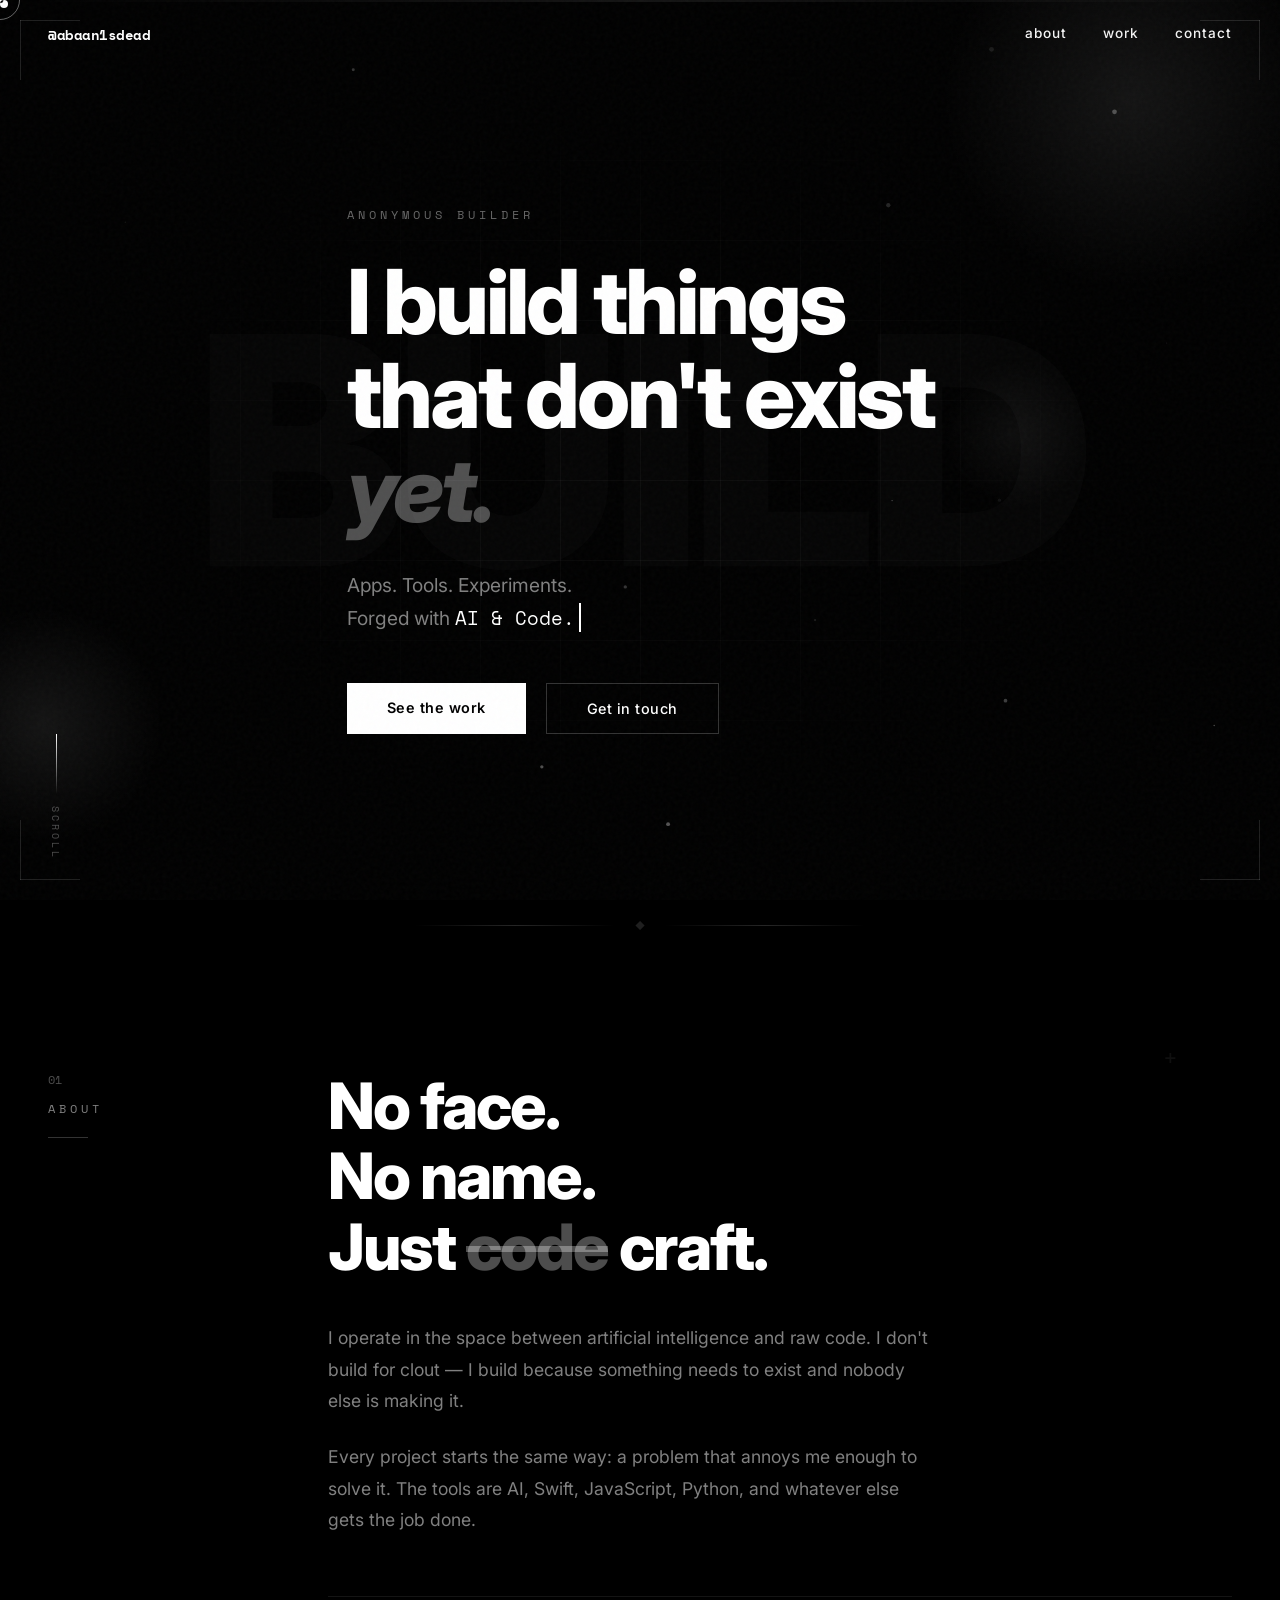
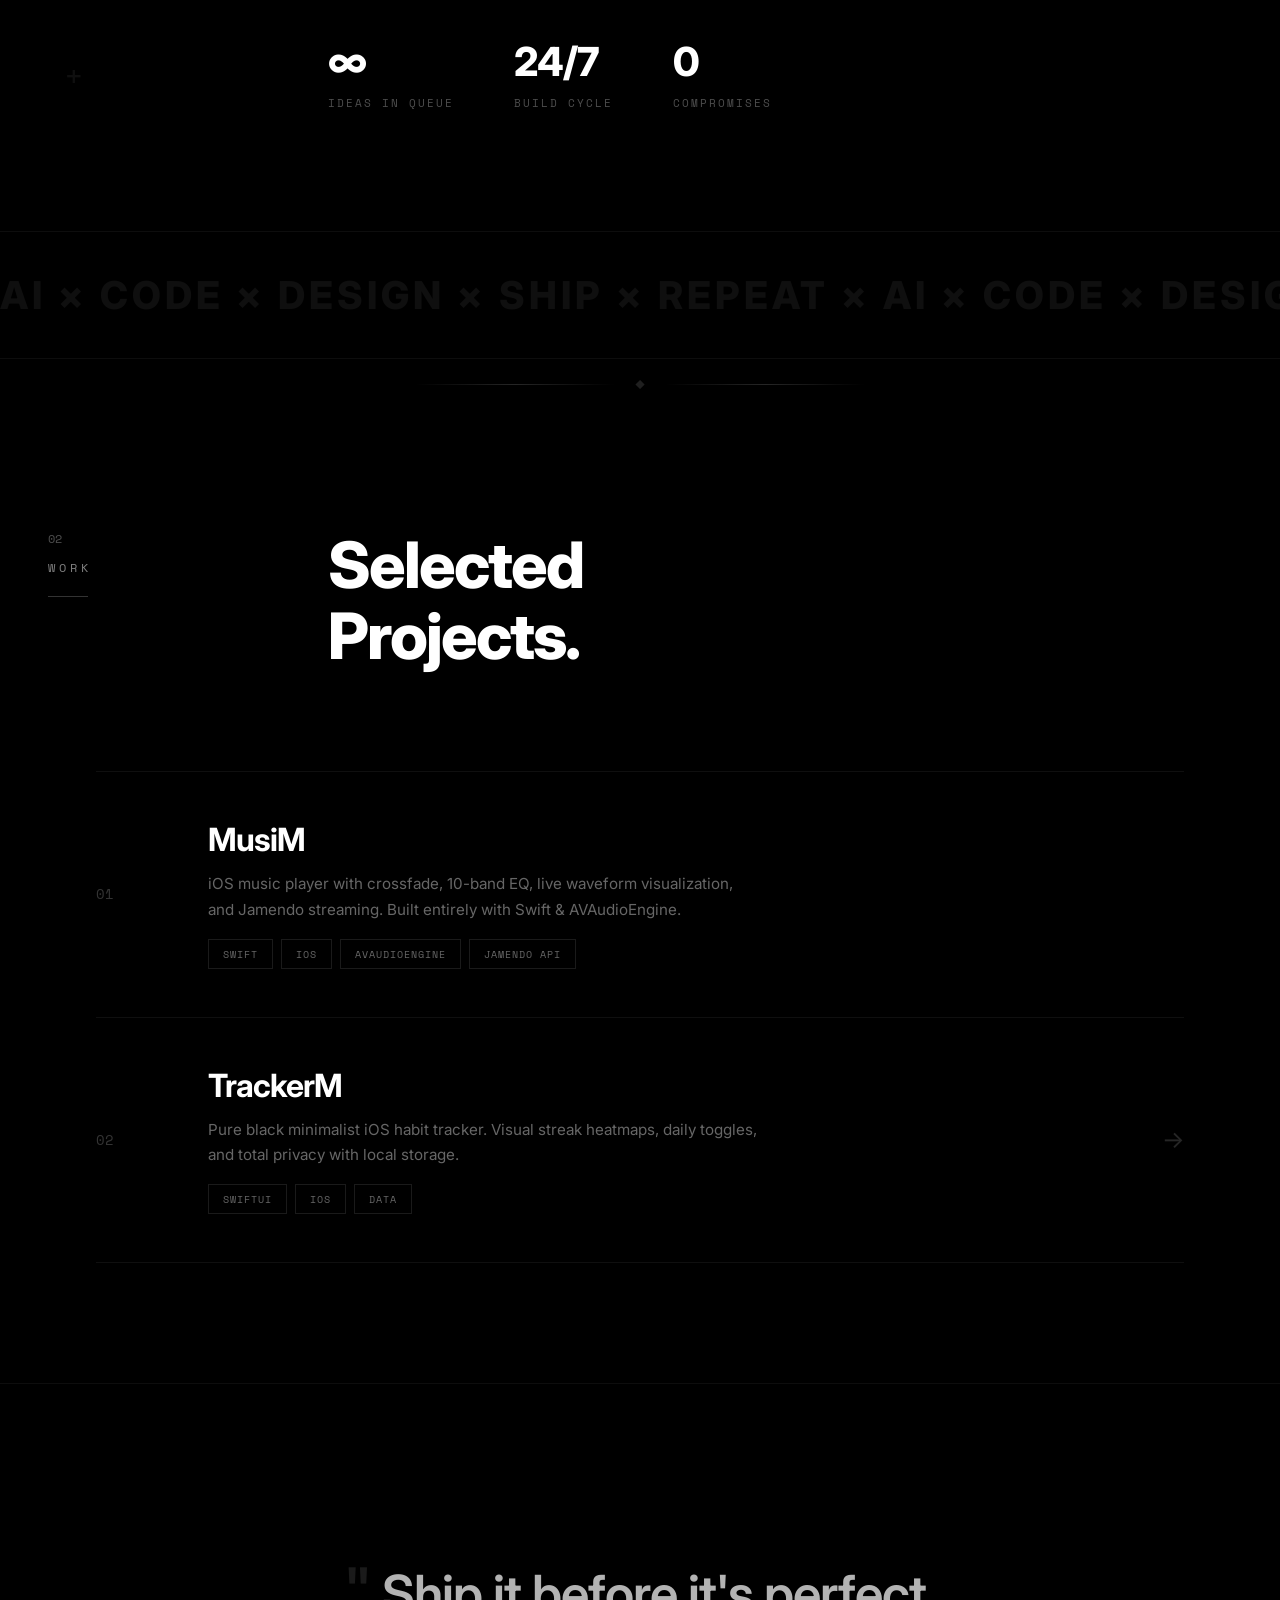
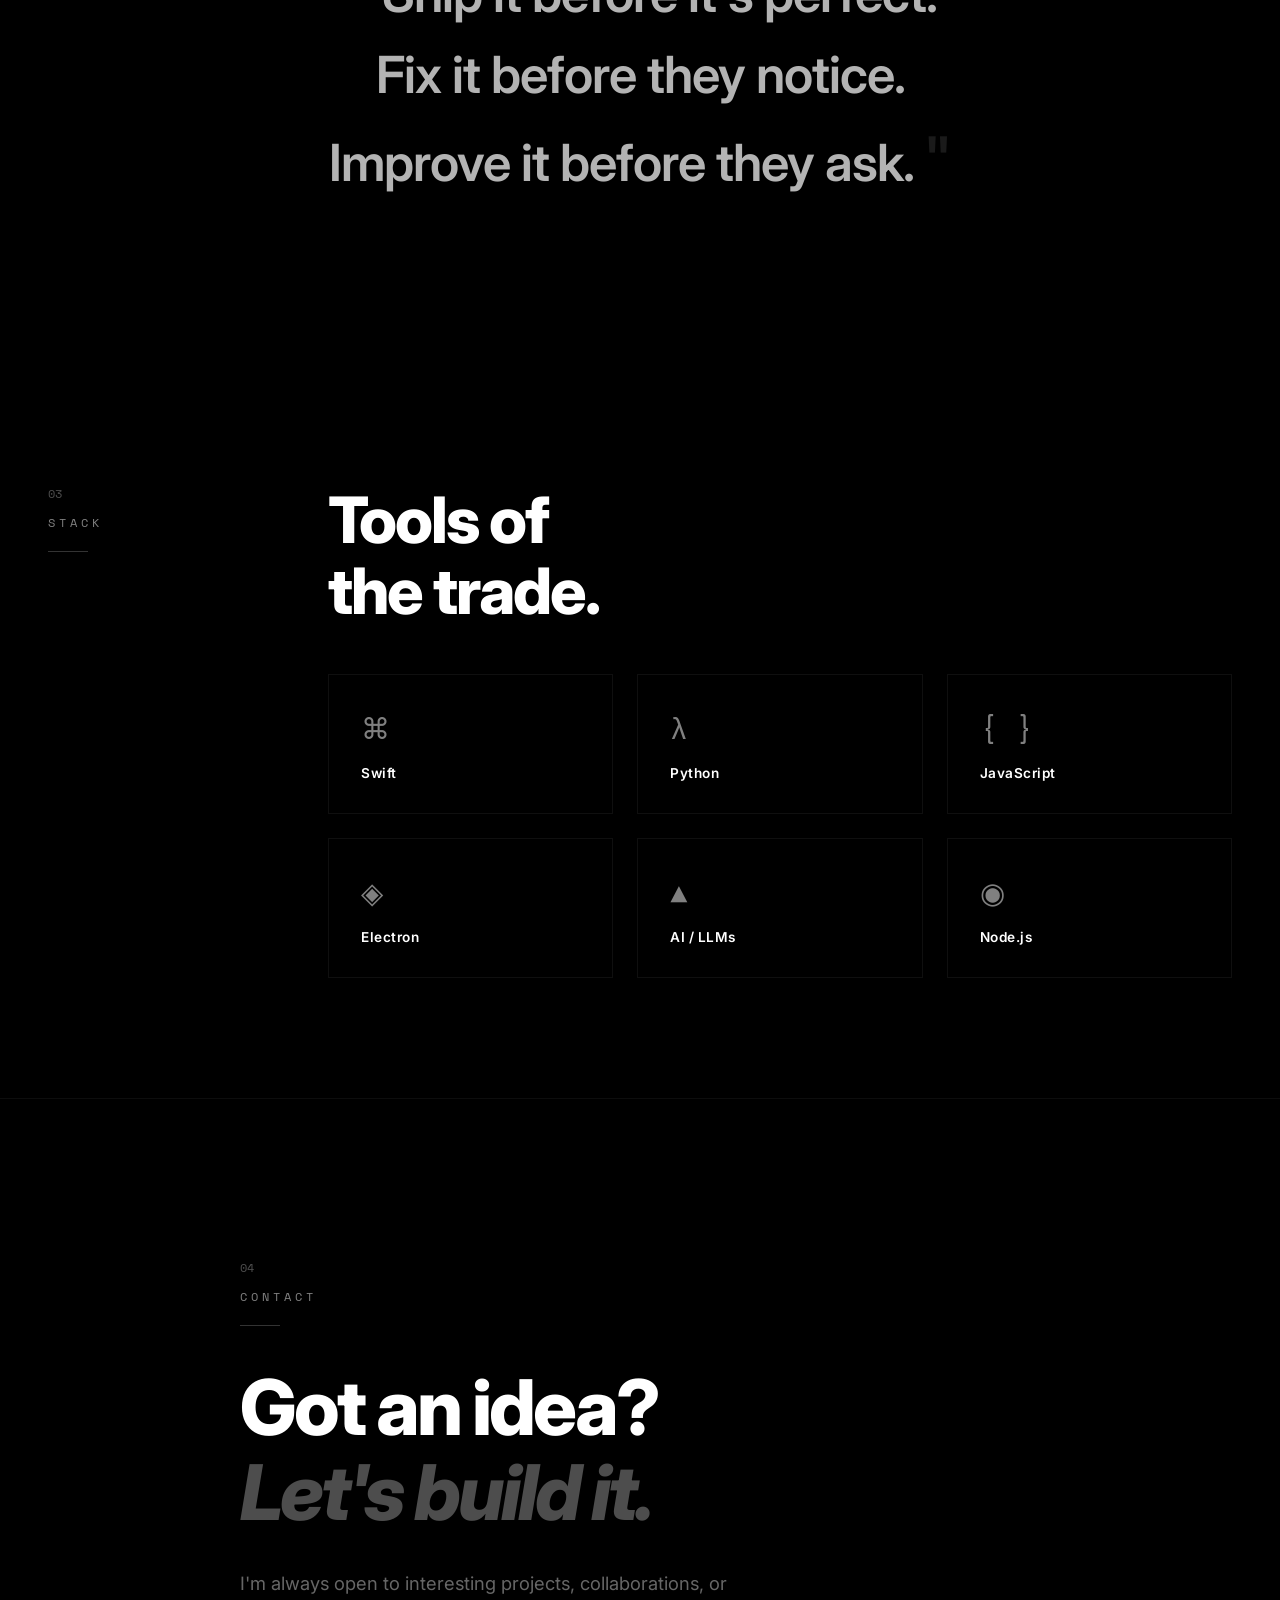
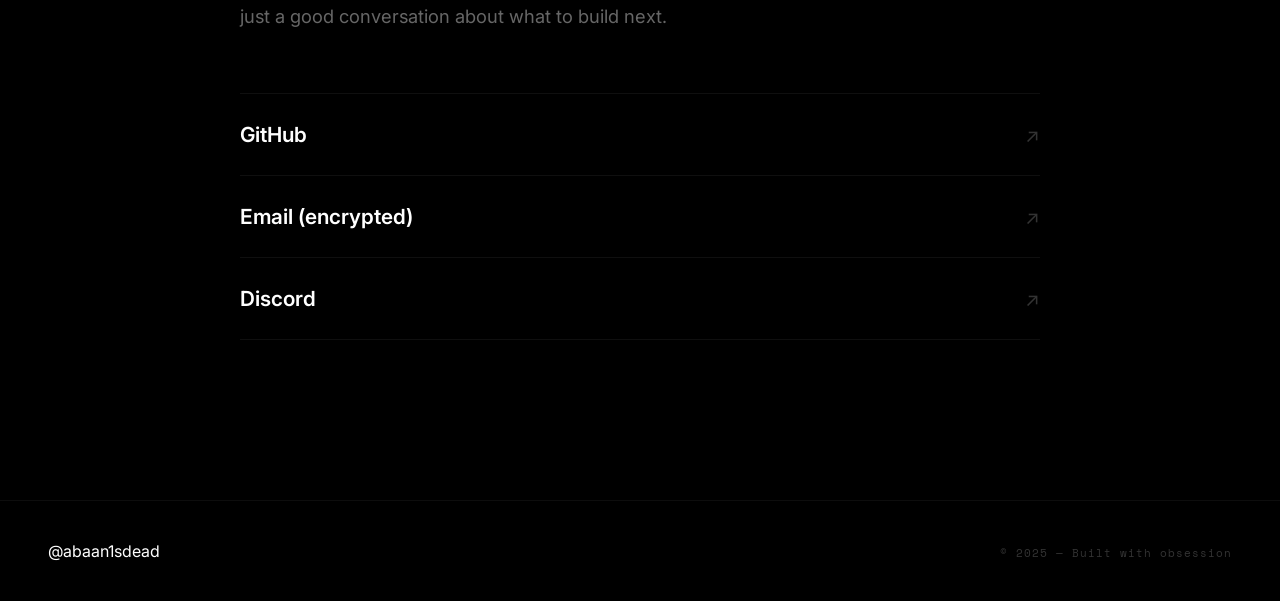
<file: index.html>
<!DOCTYPE html>
<html lang="en">
<head>
  <meta charset="UTF-8">
  <meta name="viewport" content="width=device-width, initial-scale=1.0">
  <title>@abaan1sdead — Builder of Things</title>
  <meta name="description" content="Anonymous builder. Apps, tools, and experiments forged with AI and code.">
  <link rel="preconnect" href="https://fonts.googleapis.com">
  <link rel="preconnect" href="https://fonts.gstatic.com" crossorigin>
  <link href="https://fonts.googleapis.com/css2?family=Space+Mono:wght@400;700&family=Inter:wght@300;400;500;600;700;800;900&display=swap" rel="stylesheet">
  <link rel="stylesheet" href="style.css">
</head>
<body>

  <!-- Cursor follower -->
  <div class="cursor-dot" id="cursorDot"></div>
  <div class="cursor-ring" id="cursorRing"></div>

  <!-- Noise overlay -->
  <div class="noise"></div>

  <!-- Floating particles -->
  <canvas id="particles" class="particles-canvas"></canvas>

  <!-- Geometric corner decorations -->
  <div class="corner-deco top-left"></div>
  <div class="corner-deco top-right"></div>
  <div class="corner-deco bottom-left"></div>
  <div class="corner-deco bottom-right"></div>

  <!-- Navigation -->
  <nav class="nav" id="nav">
    <div class="nav-logo">
      <span class="glitch" data-text="@abaan1sdead">@abaan1sdead</span>
    </div>
    <div class="nav-links">
      <a href="#about">about</a>
      <a href="#work">work</a>
      <a href="#contact">contact</a>
    </div>
  </nav>

  <!-- Hero Section -->
  <section class="hero" id="hero">
    <!-- Floating orbs -->
    <div class="orb orb-1"></div>
    <div class="orb orb-2"></div>
    <div class="orb orb-3"></div>
    
    <!-- Grid overlay -->
    <div class="hero-grid" aria-hidden="true"></div>
    
    <!-- Horizontal scan line -->
    <div class="scan-line"></div>
    <div class="hero-bg-text" aria-hidden="true">BUILD</div>
    <div class="hero-content">
      <div class="hero-label reveal">ANONYMOUS BUILDER</div>
      <h1 class="hero-title reveal">
        <span class="line">I build things</span>
        <span class="line">that don't exist</span>
        <span class="line accent-line">yet.</span>
      </h1>
      <p class="hero-sub reveal">Apps. Tools. Experiments.<br>Forged with <span class="typewriter" id="typewriter"></span></p>
      <div class="hero-cta reveal">
        <a href="#work" class="btn-primary">See the work</a>
        <a href="#contact" class="btn-ghost">Get in touch</a>
      </div>
    </div>
    <div class="scroll-indicator">
      <div class="scroll-line"></div>
      <span>scroll</span>
    </div>
  </section>

  <!-- Animated divider -->
  <div class="section-divider">
    <div class="divider-line"></div>
    <div class="divider-diamond">◆</div>
    <div class="divider-line"></div>
  </div>

  <!-- About Section -->
  <section class="section about" id="about">
    <div class="floating-cross cross-1">+</div>
    <div class="floating-cross cross-2">+</div>
    <div class="section-grid">
      <div class="section-label reveal">
        <span class="label-num">01</span>
        <span class="label-text">ABOUT</span>
        <span class="label-line"></span>
      </div>
      <div class="section-content">
        <h2 class="section-title reveal">
          No face.<br>No name.<br>Just <span class="strikethrough">code</span> craft.
        </h2>
        <p class="section-desc reveal">
          I operate in the space between artificial intelligence and raw code.
          I don't build for clout — I build because something needs to exist and nobody else is making it.
        </p>
        <p class="section-desc reveal">
          Every project starts the same way: a problem that annoys me enough to solve it.
          The tools are AI, Swift, JavaScript, Python, and whatever else gets the job done.
        </p>
        <div class="stats reveal">
          <div class="stat">
            <div class="stat-number" data-count="∞">∞</div>
            <div class="stat-label">ideas in queue</div>
          </div>
          <div class="stat">
            <div class="stat-number">24/7</div>
            <div class="stat-label">build cycle</div>
          </div>
          <div class="stat">
            <div class="stat-number">0</div>
            <div class="stat-label">compromises</div>
          </div>
        </div>
      </div>
    </div>
  </section>

  <!-- Marquee -->
  <div class="marquee">
    <div class="marquee-track">
      <span>AI × CODE × DESIGN × SHIP × REPEAT × AI × CODE × DESIGN × SHIP × REPEAT × AI × CODE × DESIGN × SHIP × REPEAT × </span>
    </div>
  </div>

  <!-- Animated divider -->
  <div class="section-divider">
    <div class="divider-line"></div>
    <div class="divider-diamond">◆</div>
    <div class="divider-line"></div>
  </div>

  <!-- Work Section -->
  <section class="section work" id="work">
    <div class="section-grid">
      <div class="section-label reveal">
        <span class="label-num">02</span>
        <span class="label-text">WORK</span>
        <span class="label-line"></span>
      </div>
      <div class="section-content">
        <h2 class="section-title reveal">Selected<br>Projects.</h2>
      </div>
    </div>

    <div class="projects">
      <a href="musim.html" class="project-card reveal" data-project="01">
        <div class="project-number">01</div>
        <div class="project-info">
          <h3 class="project-name">MusiM</h3>
          <p class="project-desc">iOS music player with crossfade, 10-band EQ, live waveform visualization, and Jamendo streaming. Built entirely with Swift & AVAudioEngine.</p>
          <div class="project-tags">
            <span>SWIFT</span>
            <span>IOS</span>
            <span>AVAUDIOENGINE</span>
            <span>JAMENDO API</span>
          </div>
        </div>
      </a>

      <!-- TrackerM Project -->
      <a href="trackerm.html" class="project-card reveal" data-project="02">
        <div class="project-number">02</div>
        <div class="project-info">
          <h3 class="project-name">TrackerM</h3>
          <p class="project-desc">Pure black minimalist iOS habit tracker. Visual streak heatmaps, daily toggles, and total privacy with local storage.</p>
          <div class="project-tags">
            <span>SwiftUI</span><span>iOS</span><span>Data</span>
          </div>
        </div>
        <div class="project-arrow">→</div>
      </a>
    </div>
  </section>

  <!-- Philosophy -->
  <section class="section philosophy">
    <div class="big-quote reveal">
      <span class="quote-mark">"</span>
      Ship it before it's perfect.<br>
      Fix it before they notice.<br>
      Improve it before they ask.
      <span class="quote-mark">"</span>
    </div>
  </section>

  <!-- Stack Section -->
  <section class="section stack">
    <div class="section-grid">
      <div class="section-label reveal">
        <span class="label-num">03</span>
        <span class="label-text">STACK</span>
        <span class="label-line"></span>
      </div>
      <div class="section-content">
        <h2 class="section-title reveal">Tools of<br>the trade.</h2>
        <div class="stack-grid reveal">
          <div class="stack-item">
            <div class="stack-icon">⌘</div>
            <div class="stack-name">Swift</div>
          </div>
          <div class="stack-item">
            <div class="stack-icon">λ</div>
            <div class="stack-name">Python</div>
          </div>
          <div class="stack-item">
            <div class="stack-icon">{ }</div>
            <div class="stack-name">JavaScript</div>
          </div>
          <div class="stack-item">
            <div class="stack-icon">◈</div>
            <div class="stack-name">Electron</div>
          </div>
          <div class="stack-item">
            <div class="stack-icon">▲</div>
            <div class="stack-name">AI / LLMs</div>
          </div>
          <div class="stack-item">
            <div class="stack-icon">◉</div>
            <div class="stack-name">Node.js</div>
          </div>
        </div>
      </div>
    </div>
  </section>

  <!-- Contact Section -->
  <section class="section contact" id="contact">
    <div class="contact-content">
      <div class="section-label reveal">
        <span class="label-num">04</span>
        <span class="label-text">CONTACT</span>
        <span class="label-line"></span>
      </div>
      <h2 class="contact-title reveal">
        Got an idea?<br>
        <span class="accent-line">Let's build it.</span>
      </h2>
      <p class="contact-desc reveal">
        I'm always open to interesting projects, collaborations, or just a good conversation about what to build next.
      </p>
      <div class="contact-links reveal">
        <a href="https://github.com/abaan1sdead" target="_blank" class="contact-link">
          <span class="link-label">GitHub</span>
          <span class="link-arrow">↗</span>
        </a>
        <a href="#" class="contact-link">
          <span class="link-label">Email (encrypted)</span>
          <span class="link-arrow">↗</span>
        </a>
        <a href="#" class="contact-link">
          <span class="link-label">Discord</span>
          <span class="link-arrow">↗</span>
        </a>
      </div>
    </div>
  </section>

  <!-- Footer -->
  <footer class="footer">
    <div class="footer-content">
      <div class="footer-left">
        <span class="glitch" data-text="@abaan1sdead">@abaan1sdead</span>
      </div>
      <div class="footer-right">
        <span>© 2025 — Built with obsession</span>
      </div>
    </div>
  </footer>

  <script src="script.js"></script>
</body>
</html>
</file>
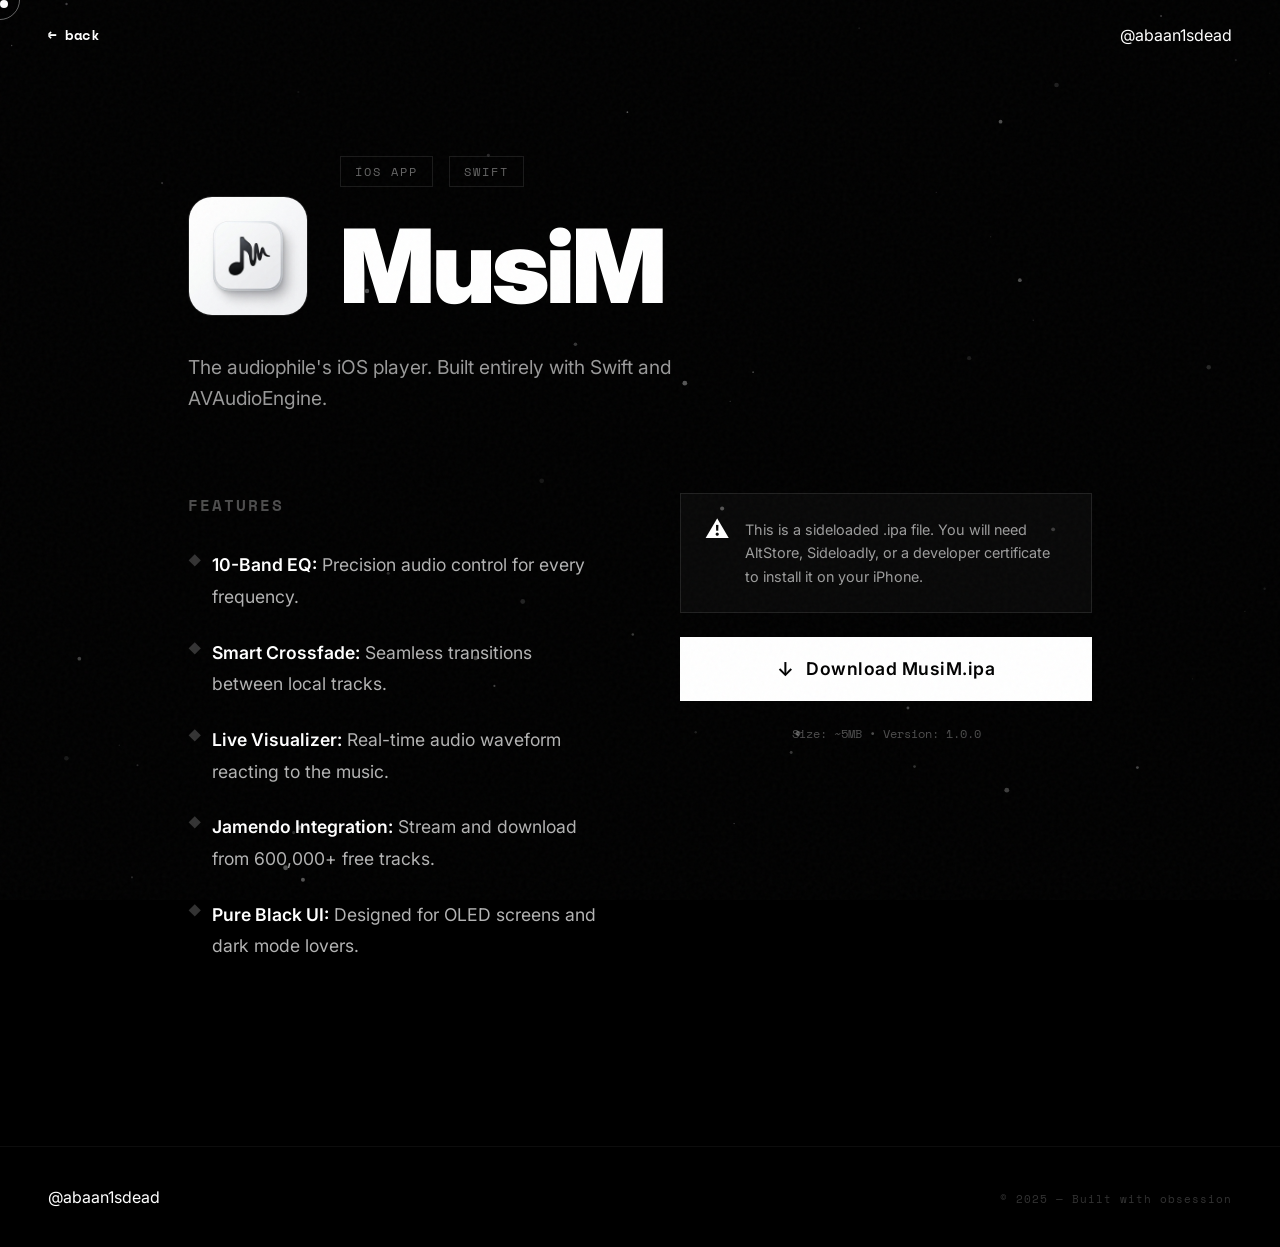
<file: musim.html>
<!DOCTYPE html>
<html lang="en">
<head>
  <meta charset="UTF-8">
  <meta name="viewport" content="width=device-width, initial-scale=1.0">
  <title>MusiM — @abaan1sdead</title>
  <meta name="description" content="Download MusiM - Premium iOS Music Player.">
  <link rel="preconnect" href="https://fonts.googleapis.com">
  <link rel="preconnect" href="https://fonts.gstatic.com" crossorigin>
  <link href="https://fonts.googleapis.com/css2?family=Space+Mono:wght@400;700&family=Inter:wght@300;400;500;600;700;800;900&display=swap" rel="stylesheet">
  <link rel="stylesheet" href="style.css">
</head>
<body>

  <!-- Cursor follower -->
  <div class="cursor-dot" id="cursorDot"></div>
  <div class="cursor-ring" id="cursorRing"></div>

  <!-- Noise overlay -->
  <div class="noise"></div>
  
  <!-- Floating particles -->
  <canvas id="particles" class="particles-canvas"></canvas>

  <!-- Navigation -->
  <nav class="nav" id="nav">
    <div class="nav-logo">
      <a href="index.html" class="glitch" data-text="← back">← back</a>
    </div>
    <div class="nav-links">
      <span class="glitch" data-text="@abaan1sdead">@abaan1sdead</span>
    </div>
  </nav>

  <!-- Project Details Section -->
  <section class="section project-page">
    <div class="project-header reveal">
      <div class="project-title-wrapper">
        <img src="assets/app-icon.jpg" alt="MusiM Logo" class="project-logo">
        <div>
          <div class="project-meta">
            <span class="project-tag">iOS App</span>
            <span class="project-tag">Swift</span>
          </div>
          <h1 class="project-title-large">MusiM</h1>
        </div>
      </div>
      <p class="project-subtitle">The audiophile's iOS player. Built entirely with Swift and AVAudioEngine.</p>
    </div>

    <div class="project-content reveal">
      <div class="project-features">
        <h3>Features</h3>
        <ul>
          <li><strong>10-Band EQ:</strong> Precision audio control for every frequency.</li>
          <li><strong>Smart Crossfade:</strong> Seamless transitions between local tracks.</li>
          <li><strong>Live Visualizer:</strong> Real-time audio waveform reacting to the music.</li>
          <li><strong>Jamendo Integration:</strong> Stream and download from 600,000+ free tracks.</li>
          <li><strong>Pure Black UI:</strong> Designed for OLED screens and dark mode lovers.</li>
        </ul>
      </div>

      <div class="download-section reveal">
        <div class="warning-box">
          <span class="warning-icon">⚠</span>
          <p>This is a sideloaded .ipa file. You will need AltStore, Sideloadly, or a developer certificate to install it on your iPhone.</p>
        </div>
        
        <a href="downloads/MusiM.ipa" download class="btn-primary btn-large">
          <span class="btn-icon">↓</span> Download MusiM.ipa
        </a>
        <p class="file-info">Size: ~5MB • Version: 1.0.0</p>
      </div>
    </div>
  </section>

  <!-- Footer -->
  <footer class="footer">
    <div class="footer-content">
      <div class="footer-left">
        <span class="glitch" data-text="@abaan1sdead">@abaan1sdead</span>
      </div>
      <div class="footer-right">
        <span>© 2025 — Built with obsession</span>
      </div>
    </div>
  </footer>

  <script src="script.js"></script>
</body>
</html>
</file>
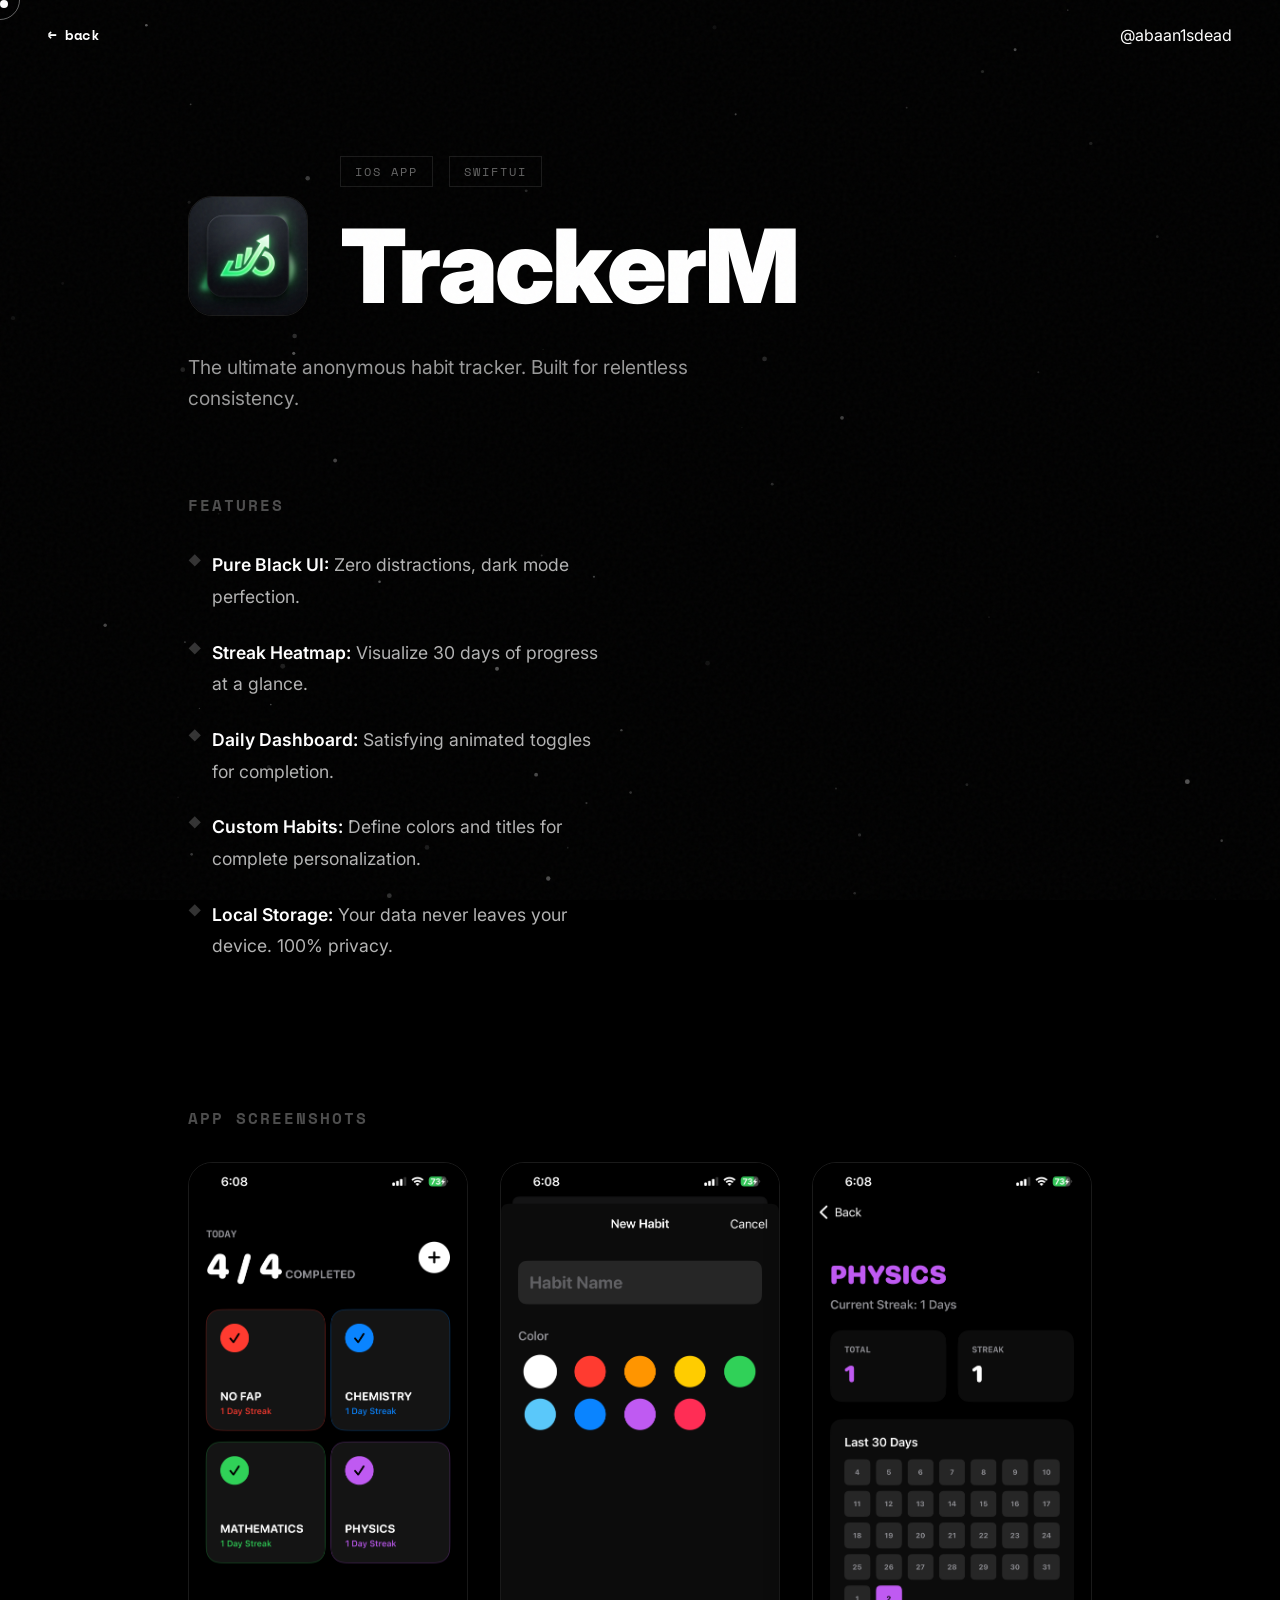
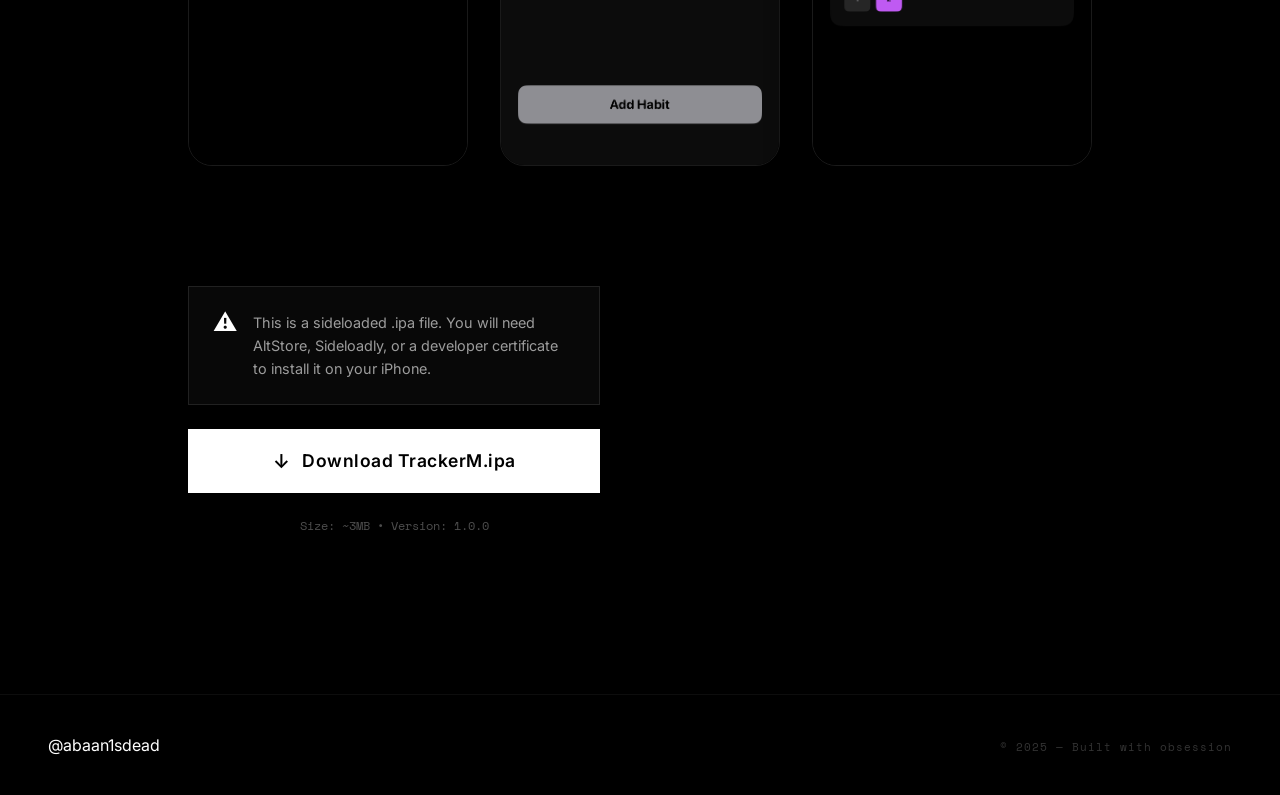
<file: trackerm.html>
<!DOCTYPE html>
<html lang="en">
<head>
  <meta charset="UTF-8">
  <meta name="viewport" content="width=device-width, initial-scale=1.0">
  <title>TrackerM — @abaan1sdead</title>
  <meta name="description" content="Download TrackerM - Anonymous Habit Tracker.">
  <link rel="preconnect" href="https://fonts.googleapis.com">
  <link rel="preconnect" href="https://fonts.gstatic.com" crossorigin>
  <link href="https://fonts.googleapis.com/css2?family=Space+Mono:wght@400;700&family=Inter:wght@300;400;500;600;700;800;900&display=swap" rel="stylesheet">
  <link rel="stylesheet" href="style.css">
</head>
<body>

  <!-- Cursor follower -->
  <div class="cursor-dot" id="cursorDot"></div>
  <div class="cursor-ring" id="cursorRing"></div>

  <!-- Noise overlay -->
  <div class="noise"></div>
  
  <!-- Floating particles -->
  <canvas id="particles" class="particles-canvas"></canvas>

  <!-- Navigation -->
  <nav class="nav" id="nav">
    <div class="nav-logo">
      <a href="index.html" class="glitch" data-text="← back">← back</a>
    </div>
    <div class="nav-links">
      <span class="glitch" data-text="@abaan1sdead">@abaan1sdead</span>
    </div>
  </nav>

  <!-- Project Details Section -->
  <section class="section project-page">
    <div class="project-header reveal">
      <div class="project-title-wrapper">
        <img src="assets/trackerm-icon.jpg" alt="TrackerM Logo" class="project-logo">
        <div>
          <div class="project-meta">
            <span class="project-tag">iOS App</span>
            <span class="project-tag">SwiftUI</span>
          </div>
          <h1 class="project-title-large">TrackerM</h1>
        </div>
      </div>
      <p class="project-subtitle">The ultimate anonymous habit tracker. Built for relentless consistency.</p>
    </div>

    <div class="project-content reveal">
      <div class="project-features">
        <h3>Features</h3>
        <ul>
          <li><strong>Pure Black UI:</strong> Zero distractions, dark mode perfection.</li>
          <li><strong>Streak Heatmap:</strong> Visualize 30 days of progress at a glance.</li>
          <li><strong>Daily Dashboard:</strong> Satisfying animated toggles for completion.</li>
          <li><strong>Custom Habits:</strong> Define colors and titles for complete personalization.</li>
          <li><strong>Local Storage:</strong> Your data never leaves your device. 100% privacy.</li>
        </ul>
      </div>

      <div class="project-gallery reveal">
        <h3>App Screenshots</h3>
        <div class="screenshots-grid">
          <img src="assets/trackerm-1.png" alt="TrackerM Dashboard Screenshot" class="screenshot-img">
          <img src="assets/trackerm-2.png" alt="TrackerM Streak Screenshot" class="screenshot-img">
          <img src="assets/trackerm-3.png" alt="TrackerM Details Screenshot" class="screenshot-img">
        </div>
      </div>

      <div class="download-section reveal">
        <div class="warning-box">
          <span class="warning-icon">⚠</span>
          <p>This is a sideloaded .ipa file. You will need AltStore, Sideloadly, or a developer certificate to install it on your iPhone.</p>
        </div>
        
        <a href="downloads/TrackerM.ipa" download class="btn-primary btn-large">
          <span class="btn-icon">↓</span> Download TrackerM.ipa
        </a>
        <p class="file-info">Size: ~3MB • Version: 1.0.0</p>
      </div>
    </div>
  </section>

  <!-- Footer -->
  <footer class="footer">
    <div class="footer-content">
      <div class="footer-left">
        <span class="glitch" data-text="@abaan1sdead">@abaan1sdead</span>
      </div>
      <div class="footer-right">
        <span>© 2025 — Built with obsession</span>
      </div>
    </div>
  </footer>

  <script src="script.js"></script>
</body>
</html>
</file>
<file: style.css>
/* ========================================
   RESET & BASE
======================================== */
*, *::before, *::after {
  box-sizing: border-box;
  margin: 0;
  padding: 0;
}

::selection {
  background: #fff;
  color: #000;
}

html {
  scroll-behavior: smooth;
  font-size: 16px;
  cursor: none;
}

body {
  font-family: 'Inter', -apple-system, sans-serif;
  background-color: #000;
  color: #fff;
  overflow-x: hidden;
  cursor: none;
  -webkit-font-smoothing: antialiased;
}

a {
  color: inherit;
  text-decoration: none;
  cursor: none;
}

/* ========================================
   CUSTOM CURSOR
======================================== */
.cursor-dot {
  width: 8px;
  height: 8px;
  background: #fff;
  border-radius: 50%;
  position: fixed;
  top: 0; left: 0;
  pointer-events: none;
  z-index: 9999;
  transition: transform 0.1s ease;
  mix-blend-mode: difference;
}

.cursor-ring {
  width: 40px;
  height: 40px;
  border: 1px solid rgba(255,255,255,0.4);
  border-radius: 50%;
  position: fixed;
  top: 0; left: 0;
  pointer-events: none;
  z-index: 9998;
  transition: width 0.3s, height 0.3s, border-color 0.3s;
  mix-blend-mode: difference;
}

.cursor-ring.hover {
  width: 64px;
  height: 64px;
  border-color: #fff;
}

/* ========================================
   NOISE OVERLAY
======================================== */
.noise {
  position: fixed;
  top: 0; left: 0;
  width: 100%; height: 100%;
  pointer-events: none;
  z-index: 9000;
  opacity: 0.03;
  background-image: url("data:image/svg+xml,%3Csvg viewBox='0 0 256 256' xmlns='http://www.w3.org/2000/svg'%3E%3Cfilter id='noise'%3E%3CfeTurbulence type='fractalNoise' baseFrequency='0.9' numOctaves='4' stitchTiles='stitch'/%3E%3C/filter%3E%3Crect width='100%25' height='100%25' filter='url(%23noise)'/%3E%3C/svg%3E");
  background-repeat: repeat;
}

/* ========================================
   PARTICLES CANVAS
======================================== */
.particles-canvas {
  position: fixed;
  top: 0; left: 0;
  width: 100%; height: 100%;
  pointer-events: none;
  z-index: 1;
}

/* ========================================
   CORNER DECORATIONS
======================================== */
.corner-deco {
  position: fixed;
  width: 60px;
  height: 60px;
  z-index: 50;
  pointer-events: none;
}

.corner-deco::before,
.corner-deco::after {
  content: '';
  position: absolute;
  background: rgba(255,255,255,0.12);
}

.corner-deco::before {
  width: 1px;
  height: 100%;
}

.corner-deco::after {
  width: 100%;
  height: 1px;
}

.top-left { top: 20px; left: 20px; }
.top-left::before { top: 0; left: 0; }
.top-left::after { top: 0; left: 0; }

.top-right { top: 20px; right: 20px; }
.top-right::before { top: 0; right: 0; }
.top-right::after { top: 0; right: 0; }

.bottom-left { bottom: 20px; left: 20px; }
.bottom-left::before { bottom: 0; left: 0; }
.bottom-left::after { bottom: 0; left: 0; }

.bottom-right { bottom: 20px; right: 20px; }
.bottom-right::before { bottom: 0; right: 0; }
.bottom-right::after { bottom: 0; right: 0; }

/* ========================================
   FLOATING ORBS
======================================== */
.orb {
  position: absolute;
  border-radius: 50%;
  background: radial-gradient(circle, rgba(255,255,255,0.08) 0%, transparent 70%);
  pointer-events: none;
  animation: orbFloat 8s ease-in-out infinite;
}

.orb-1 {
  width: 400px;
  height: 400px;
  top: -100px;
  right: -50px;
  animation-delay: 0s;
}

.orb-2 {
  width: 250px;
  height: 250px;
  bottom: 50px;
  left: -80px;
  animation-delay: -3s;
}

.orb-3 {
  width: 150px;
  height: 150px;
  top: 40%;
  right: 15%;
  animation-delay: -5s;
  background: radial-gradient(circle, rgba(255,255,255,0.05) 0%, transparent 70%);
}

@keyframes orbFloat {
  0%, 100% { transform: translate(0, 0) scale(1); }
  25% { transform: translate(20px, -30px) scale(1.05); }
  50% { transform: translate(-15px, 20px) scale(0.95); }
  75% { transform: translate(25px, 10px) scale(1.03); }
}

/* ========================================
   HERO GRID OVERLAY
======================================== */
.hero-grid {
  position: absolute;
  top: 0; left: 0;
  width: 100%; height: 100%;
  pointer-events: none;
  background-image:
    linear-gradient(rgba(255,255,255,0.03) 1px, transparent 1px),
    linear-gradient(90deg, rgba(255,255,255,0.03) 1px, transparent 1px);
  background-size: 80px 80px;
  mask-image: radial-gradient(ellipse 60% 60% at 50% 50%, black 20%, transparent 70%);
  -webkit-mask-image: radial-gradient(ellipse 60% 60% at 50% 50%, black 20%, transparent 70%);
}

/* ========================================
   SCAN LINE
======================================== */
.scan-line {
  position: absolute;
  top: 0; left: 0;
  width: 100%;
  height: 2px;
  background: linear-gradient(90deg, transparent, rgba(255,255,255,0.08), transparent);
  pointer-events: none;
  animation: scanMove 6s linear infinite;
}

@keyframes scanMove {
  0% { top: 0; opacity: 0; }
  10% { opacity: 1; }
  90% { opacity: 1; }
  100% { top: 100%; opacity: 0; }
}

/* ========================================
   SECTION DIVIDERS
======================================== */
.section-divider {
  display: flex;
  align-items: center;
  justify-content: center;
  gap: 20px;
  padding: 20px 48px;
}

.divider-line {
  flex: 1;
  max-width: 200px;
  height: 1px;
  background: linear-gradient(90deg, transparent, rgba(255,255,255,0.15), transparent);
}

.divider-diamond {
  color: rgba(255,255,255,0.12);
  font-size: 0.6rem;
  animation: diamondPulse 3s ease-in-out infinite;
}

@keyframes diamondPulse {
  0%, 100% { opacity: 0.3; transform: scale(1) rotate(0deg); }
  50% { opacity: 0.8; transform: scale(1.3) rotate(180deg); }
}

/* ========================================
   FLOATING CROSSES
======================================== */
.floating-cross {
  position: absolute;
  font-family: 'Space Mono', monospace;
  font-size: 1.5rem;
  color: rgba(255,255,255,0.06);
  pointer-events: none;
  animation: crossFloat 10s ease-in-out infinite;
}

.cross-1 {
  top: 10%;
  right: 8%;
  animation-delay: 0s;
}

.cross-2 {
  bottom: 15%;
  left: 5%;
  animation-delay: -4s;
  font-size: 2rem;
}

@keyframes crossFloat {
  0%, 100% { transform: translate(0, 0) rotate(0deg); opacity: 0.06; }
  50% { transform: translate(-10px, 15px) rotate(90deg); opacity: 0.12; }
}

/* ========================================
   NAVIGATION
======================================== */
.nav {
  position: fixed;
  top: 0; left: 0; right: 0;
  display: flex;
  justify-content: space-between;
  align-items: center;
  padding: 24px 48px;
  z-index: 100;
  mix-blend-mode: difference;
  transition: opacity 0.3s;
}

.nav-logo {
  font-family: 'Space Mono', monospace;
  font-size: 0.9rem;
  font-weight: 700;
  letter-spacing: -0.5px;
}

.nav-links {
  display: flex;
  gap: 36px;
}

.nav-links a {
  font-size: 0.85rem;
  font-weight: 500;
  text-transform: lowercase;
  letter-spacing: 1px;
  position: relative;
  padding-bottom: 4px;
}

.nav-links a::after {
  content: '';
  position: absolute;
  bottom: 0; left: 0;
  width: 0;
  height: 1px;
  background: #fff;
  transition: width 0.3s ease;
}

.nav-links a:hover::after {
  width: 100%;
}

/* ========================================
   GLITCH EFFECT
======================================== */
.glitch {
  position: relative;
  display: inline-block;
}

.glitch::before,
.glitch::after {
  content: attr(data-text);
  position: absolute;
  top: 0; left: 0;
  width: 100%; height: 100%;
  opacity: 0;
}

.glitch:hover::before {
  animation: glitch1 0.3s infinite;
  color: #fff;
  opacity: 0.8;
  clip-path: polygon(0 0, 100% 0, 100% 33%, 0 33%);
}

.glitch:hover::after {
  animation: glitch2 0.3s infinite;
  color: #fff;
  opacity: 0.8;
  clip-path: polygon(0 66%, 100% 66%, 100% 100%, 0 100%);
}

@keyframes glitch1 {
  0% { transform: translate(0); }
  20% { transform: translate(-3px, 2px); }
  40% { transform: translate(3px, -2px); }
  60% { transform: translate(-2px, -1px); }
  80% { transform: translate(2px, 1px); }
  100% { transform: translate(0); }
}

@keyframes glitch2 {
  0% { transform: translate(0); }
  20% { transform: translate(3px, -2px); }
  40% { transform: translate(-3px, 2px); }
  60% { transform: translate(2px, 1px); }
  80% { transform: translate(-2px, -1px); }
  100% { transform: translate(0); }
}

/* ========================================
   HERO
======================================== */
.hero {
  min-height: 100vh;
  display: flex;
  align-items: center;
  justify-content: center;
  position: relative;
  padding: 120px 48px 80px;
}

.hero-bg-text {
  position: absolute;
  top: 50%;
  left: 50%;
  transform: translate(-50%, -50%);
  font-size: clamp(15rem, 25vw, 30rem);
  font-weight: 900;
  color: rgba(255,255,255,0.02);
  letter-spacing: -10px;
  white-space: nowrap;
  pointer-events: none;
  user-select: none;
}

.hero-content {
  max-width: 900px;
  z-index: 1;
}

.hero-label {
  font-family: 'Space Mono', monospace;
  font-size: 0.75rem;
  letter-spacing: 4px;
  color: rgba(255,255,255,0.4);
  margin-bottom: 32px;
  text-transform: uppercase;
}

.hero-title {
  font-size: clamp(3rem, 7vw, 6rem);
  font-weight: 800;
  line-height: 1.05;
  letter-spacing: -3px;
  margin-bottom: 32px;
}

.hero-title .line {
  display: block;
}

.accent-line {
  font-style: italic;
  color: rgba(255,255,255,0.3);
}

.hero-sub {
  font-size: 1.2rem;
  color: rgba(255,255,255,0.5);
  line-height: 1.7;
  margin-bottom: 48px;
  max-width: 500px;
}

.typewriter {
  font-family: 'Space Mono', monospace;
  color: #fff;
  border-right: 2px solid #fff;
  padding-right: 4px;
  animation: blink 1s step-end infinite;
}

@keyframes blink {
  50% { border-color: transparent; }
}

.hero-cta {
  display: flex;
  gap: 20px;
  flex-wrap: wrap;
}

.btn-primary {
  padding: 16px 40px;
  background: #fff;
  color: #000;
  font-weight: 600;
  font-size: 0.9rem;
  border: none;
  letter-spacing: 0.5px;
  transition: all 0.3s ease;
  display: inline-block;
}

.btn-primary:hover {
  background: rgba(255,255,255,0.85);
  transform: translateY(-2px);
  box-shadow: 0 10px 30px rgba(255,255,255,0.1);
}

.btn-ghost {
  padding: 16px 40px;
  border: 1px solid rgba(255,255,255,0.2);
  font-weight: 500;
  font-size: 0.9rem;
  letter-spacing: 0.5px;
  transition: all 0.3s ease;
  display: inline-block;
}

.btn-ghost:hover {
  border-color: #fff;
  background: rgba(255,255,255,0.05);
}

/* Scroll Indicator */
.scroll-indicator {
  position: absolute;
  bottom: 40px;
  left: 48px;
  display: flex;
  flex-direction: column;
  align-items: center;
  gap: 12px;
}

.scroll-line {
  width: 1px;
  height: 60px;
  background: linear-gradient(to bottom, #fff, transparent);
  animation: scrollPulse 2s ease-in-out infinite;
}

@keyframes scrollPulse {
  0%, 100% { opacity: 1; transform: scaleY(1); }
  50% { opacity: 0.3; transform: scaleY(0.5); }
}

.scroll-indicator span {
  font-family: 'Space Mono', monospace;
  font-size: 0.65rem;
  letter-spacing: 3px;
  text-transform: uppercase;
  color: rgba(255,255,255,0.3);
  writing-mode: vertical-rl;
}

/* ========================================
   SECTIONS
======================================== */
.section {
  padding: 120px 48px;
  position: relative;
}

.section-grid {
  display: grid;
  grid-template-columns: 200px 1fr;
  gap: 80px;
  max-width: 1200px;
  margin: 0 auto;
}

.section-label {
  display: flex;
  flex-direction: column;
  gap: 12px;
  position: sticky;
  top: 120px;
  height: fit-content;
}

.label-num {
  font-family: 'Space Mono', monospace;
  font-size: 0.75rem;
  color: rgba(255,255,255,0.3);
}

.label-text {
  font-family: 'Space Mono', monospace;
  font-size: 0.75rem;
  letter-spacing: 4px;
  color: rgba(255,255,255,0.5);
}

.label-line {
  width: 40px;
  height: 1px;
  background: rgba(255,255,255,0.2);
  margin-top: 8px;
}

.section-title {
  font-size: clamp(2.5rem, 5vw, 4rem);
  font-weight: 800;
  line-height: 1.1;
  letter-spacing: -2px;
  margin-bottom: 40px;
}

.strikethrough {
  text-decoration: line-through;
  color: rgba(255,255,255,0.3);
}

.section-desc {
  font-size: 1.1rem;
  color: rgba(255,255,255,0.5);
  line-height: 1.8;
  max-width: 600px;
  margin-bottom: 24px;
}

/* Stats */
.stats {
  display: flex;
  gap: 60px;
  margin-top: 60px;
  padding-top: 40px;
  border-top: 1px solid rgba(255,255,255,0.08);
}

.stat-number {
  font-size: 2.5rem;
  font-weight: 800;
  letter-spacing: -1px;
  margin-bottom: 8px;
}

.stat-label {
  font-family: 'Space Mono', monospace;
  font-size: 0.7rem;
  letter-spacing: 2px;
  text-transform: uppercase;
  color: rgba(255,255,255,0.3);
}

/* ========================================
   MARQUEE
======================================== */
.marquee {
  padding: 40px 0;
  overflow: hidden;
  border-top: 1px solid rgba(255,255,255,0.05);
  border-bottom: 1px solid rgba(255,255,255,0.05);
}

.marquee-track {
  display: flex;
  width: max-content;
  animation: marquee 20s linear infinite;
}

.marquee-track span {
  font-size: clamp(1.5rem, 3vw, 2.5rem);
  font-weight: 800;
  letter-spacing: 4px;
  color: rgba(255,255,255,0.06);
  white-space: nowrap;
  text-transform: uppercase;
}

@keyframes marquee {
  0% { transform: translateX(0); }
  100% { transform: translateX(-50%); }
}

/* ========================================
   PROJECTS
======================================== */
.projects {
  max-width: 1200px;
  margin: 60px auto 0;
  padding: 0 48px;
}

.project-card {
  display: grid;
  grid-template-columns: 80px 1fr 60px;
  gap: 32px;
  align-items: center;
  padding: 48px 0;
  border-bottom: 1px solid rgba(255,255,255,0.06);
  transition: all 0.4s ease;
  cursor: none;
}

.project-card:first-child {
  border-top: 1px solid rgba(255,255,255,0.06);
}

.project-card:hover {
  padding-left: 20px;
  background: rgba(255,255,255,0.02);
}

.project-number {
  font-family: 'Space Mono', monospace;
  font-size: 0.85rem;
  color: rgba(255,255,255,0.2);
}

.project-name {
  font-size: 2rem;
  font-weight: 700;
  letter-spacing: -1px;
  margin-bottom: 12px;
  transition: letter-spacing 0.3s;
}

.project-card:hover .project-name {
  letter-spacing: 1px;
}

.project-desc {
  font-size: 0.95rem;
  color: rgba(255,255,255,0.4);
  line-height: 1.7;
  max-width: 550px;
  margin-bottom: 16px;
}

.project-tags {
  display: flex;
  gap: 8px;
  flex-wrap: wrap;
}

.project-tags span {
  font-family: 'Space Mono', monospace;
  font-size: 0.65rem;
  letter-spacing: 1px;
  text-transform: uppercase;
  padding: 6px 14px;
  border: 1px solid rgba(255,255,255,0.1);
  color: rgba(255,255,255,0.4);
}

.project-arrow {
  font-size: 1.5rem;
  color: rgba(255,255,255,0.15);
  transition: all 0.3s;
  justify-self: end;
}

.project-card:hover .project-arrow {
  color: #fff;
  transform: translateX(8px);
}

/* ========================================
   PHILOSOPHY / BIG QUOTE
======================================== */
.philosophy {
  padding: 160px 48px;
  display: flex;
  justify-content: center;
  align-items: center;
  text-align: center;
  border-top: 1px solid rgba(255,255,255,0.05);
}

.big-quote {
  font-size: clamp(1.8rem, 4vw, 3.2rem);
  font-weight: 600;
  line-height: 1.5;
  letter-spacing: -1px;
  max-width: 800px;
  color: rgba(255,255,255,0.7);
}

.quote-mark {
  font-size: 1.2em;
  color: rgba(255,255,255,0.1);
}

/* ========================================
   STACK
======================================== */
.stack-grid {
  display: grid;
  grid-template-columns: repeat(3, 1fr);
  gap: 24px;
  margin-top: 48px;
}

.stack-item {
  padding: 32px;
  border: 1px solid rgba(255,255,255,0.06);
  transition: all 0.3s ease;
  background: transparent;
}

.stack-item:hover {
  border-color: rgba(255,255,255,0.2);
  background: rgba(255,255,255,0.02);
  transform: translateY(-4px);
}

.stack-icon {
  font-size: 1.8rem;
  margin-bottom: 16px;
  font-family: 'Space Mono', monospace;
  color: rgba(255,255,255,0.5);
}

.stack-name {
  font-size: 0.85rem;
  font-weight: 600;
  letter-spacing: 0.5px;
}

/* ========================================
   CONTACT
======================================== */
.contact {
  padding: 160px 48px;
  border-top: 1px solid rgba(255,255,255,0.05);
}

.contact-content {
  max-width: 800px;
  margin: 0 auto;
}

.contact-title {
  font-size: clamp(3rem, 6vw, 5rem);
  font-weight: 800;
  line-height: 1.1;
  letter-spacing: -3px;
  margin: 40px 0 32px;
}

.contact-desc {
  font-size: 1.15rem;
  color: rgba(255,255,255,0.4);
  line-height: 1.8;
  max-width: 500px;
  margin-bottom: 60px;
}

.contact-links {
  display: flex;
  flex-direction: column;
  gap: 0;
}

.contact-link {
  display: flex;
  justify-content: space-between;
  align-items: center;
  padding: 28px 0;
  border-bottom: 1px solid rgba(255,255,255,0.06);
  transition: all 0.3s;
}

.contact-link:first-child {
  border-top: 1px solid rgba(255,255,255,0.06);
}

.contact-link:hover {
  padding-left: 16px;
}

.link-label {
  font-size: 1.3rem;
  font-weight: 600;
}

.link-arrow {
  font-size: 1.2rem;
  color: rgba(255,255,255,0.2);
  transition: all 0.3s;
}

.contact-link:hover .link-arrow {
  color: #fff;
  transform: translate(4px, -4px);
}

/* ========================================
   FOOTER
======================================== */
.footer {
  padding: 40px 48px;
  border-top: 1px solid rgba(255,255,255,0.05);
}

.footer-content {
  display: flex;
  justify-content: space-between;
  align-items: center;
  max-width: 1200px;
  margin: 0 auto;
}

.footer-right span {
  font-family: 'Space Mono', monospace;
  font-size: 0.7rem;
  color: rgba(255,255,255,0.2);
  letter-spacing: 1px;
}

/* ========================================
   PROJECT PAGE (MUSIM)
======================================== */
.project-page {
  max-width: 1000px;
  margin: 0 auto;
  padding: 160px 48px;
}

.project-header {
  margin-bottom: 80px;
}

.project-title-wrapper {
  display: flex;
  align-items: center;
  gap: 32px;
}

.project-logo {
  width: 120px;
  height: 120px;
  border-radius: 24px;
  object-fit: cover;
  border: 1px solid rgba(255,255,255,0.1);
  box-shadow: 0 20px 40px rgba(0,0,0,0.5);
}

.project-tag {
  font-family: 'Space Mono', monospace;
  font-size: 0.75rem;
  letter-spacing: 2px;
  text-transform: uppercase;
  color: rgba(255,255,255,0.4);
  border: 1px solid rgba(255,255,255,0.1);
  padding: 6px 14px;
  margin-right: 12px;
}

.project-title-large {
  font-size: clamp(4rem, 8vw, 7rem);
  font-weight: 900;
  letter-spacing: -3px;
  margin: 24px 0;
}

.project-subtitle {
  font-size: 1.2rem;
  color: rgba(255,255,255,0.6);
  max-width: 600px;
  line-height: 1.6;
}

.project-content {
  display: grid;
  grid-template-columns: 1fr 1fr;
  gap: 80px;
}

.project-features h3 {
  font-family: 'Space Mono', monospace;
  font-size: 1rem;
  letter-spacing: 2px;
  text-transform: uppercase;
  color: rgba(255,255,255,0.3);
  margin-bottom: 32px;
}

.project-features ul {
  list-style: none;
}

.project-features li {
  font-size: 1.1rem;
  line-height: 1.8;
  margin-bottom: 24px;
  color: rgba(255,255,255,0.7);
  padding-left: 24px;
  position: relative;
}

.project-features li::before {
  content: '◆';
  position: absolute;
  left: 0;
  color: rgba(255,255,255,0.2);
  font-size: 0.8rem;
}

.project-features li strong {
  color: #fff;
  font-weight: 600;
}

.project-gallery {
  grid-column: 1 / -1; /* Span the full width of the content grid */
  margin: 40px 0;
}

.project-gallery h3 {
  font-family: 'Space Mono', monospace;
  font-size: 1rem;
  letter-spacing: 2px;
  text-transform: uppercase;
  color: rgba(255,255,255,0.3);
  margin-bottom: 32px;
}

.screenshots-grid {
  display: grid;
  grid-template-columns: repeat(auto-fit, minmax(250px, 1fr));
  gap: 32px;
}

.screenshot-img {
  width: 100%;
  height: auto;
  border-radius: 24px;
  border: 1px solid rgba(255,255,255,0.1);
  box-shadow: 0 20px 40px rgba(0,0,0,0.5);
  transition: transform 0.4s ease, border-color 0.4s ease;
}

.screenshot-img:hover {
  transform: translateY(-10px);
  border-color: rgba(255,255,255,0.3);
}

.download-section {
  display: flex;
  flex-direction: column;
  gap: 24px;
  align-items: flex-start;
}

.warning-box {
  background: rgba(255, 255, 255, 0.03);
  border: 1px solid rgba(255, 255, 255, 0.1);
  padding: 24px;
  display: flex;
  gap: 16px;
  align-items: flex-start;
}

.warning-icon {
  color: #fff;
  font-size: 1.5rem;
  line-height: 1;
}

.warning-box p {
  color: rgba(255,255,255,0.6);
  font-size: 0.9rem;
  line-height: 1.6;
}

.btn-large {
  padding: 20px 48px;
  font-size: 1.1rem;
  width: 100%;
  text-align: center;
  display: flex;
  justify-content: center;
  align-items: center;
  gap: 12px;
}

.btn-icon {
  font-size: 1.2rem;
}

.file-info {
  font-family: 'Space Mono', monospace;
  font-size: 0.75rem;
  color: rgba(255,255,255,0.3);
  align-self: center;
}

/* ========================================
   REVEAL ANIMATION
======================================== */
.reveal {
  opacity: 0;
  transform: translateY(40px);
  transition: opacity 0.8s ease, transform 0.8s ease;
}

.reveal.visible {
  opacity: 1;
  transform: translateY(0);
}

/* ========================================
   RESPONSIVE
======================================== */
@media (max-width: 768px) {
  html { cursor: auto; }
  body { cursor: auto; }
  a { cursor: pointer; }
  .project-card { cursor: pointer; }
  .cursor-dot, .cursor-ring { display: none; }
  
  .nav { padding: 20px 24px; }
  .nav-links { gap: 20px; }
  .nav-links a { font-size: 0.75rem; }
  
  .hero { padding: 120px 24px 80px; }
  .section { padding: 80px 24px; }
  .projects { padding: 0 24px; }
  
  .section-grid {
    grid-template-columns: 1fr;
    gap: 32px;
  }
  
  .section-label {
    position: static;
    flex-direction: row;
    align-items: center;
  }
  
  .label-line { display: none; }
  
  .stats {
    flex-direction: column;
    gap: 32px;
  }
  
  .project-card {
    grid-template-columns: 40px 1fr 40px;
    gap: 16px;
    padding: 32px 0;
  }
  
  .project-name { font-size: 1.5rem; }
  
  .stack-grid {
    grid-template-columns: repeat(2, 1fr);
  }
  
  .contact { padding: 80px 24px; }
  .footer { padding: 32px 24px; }
  
  .footer-content {
    flex-direction: column;
    gap: 16px;
    text-align: center;
  }

  .hero-cta {
    flex-direction: column;
  }

  .btn-primary, .btn-ghost {
    text-align: center;
  }
}
</file>
